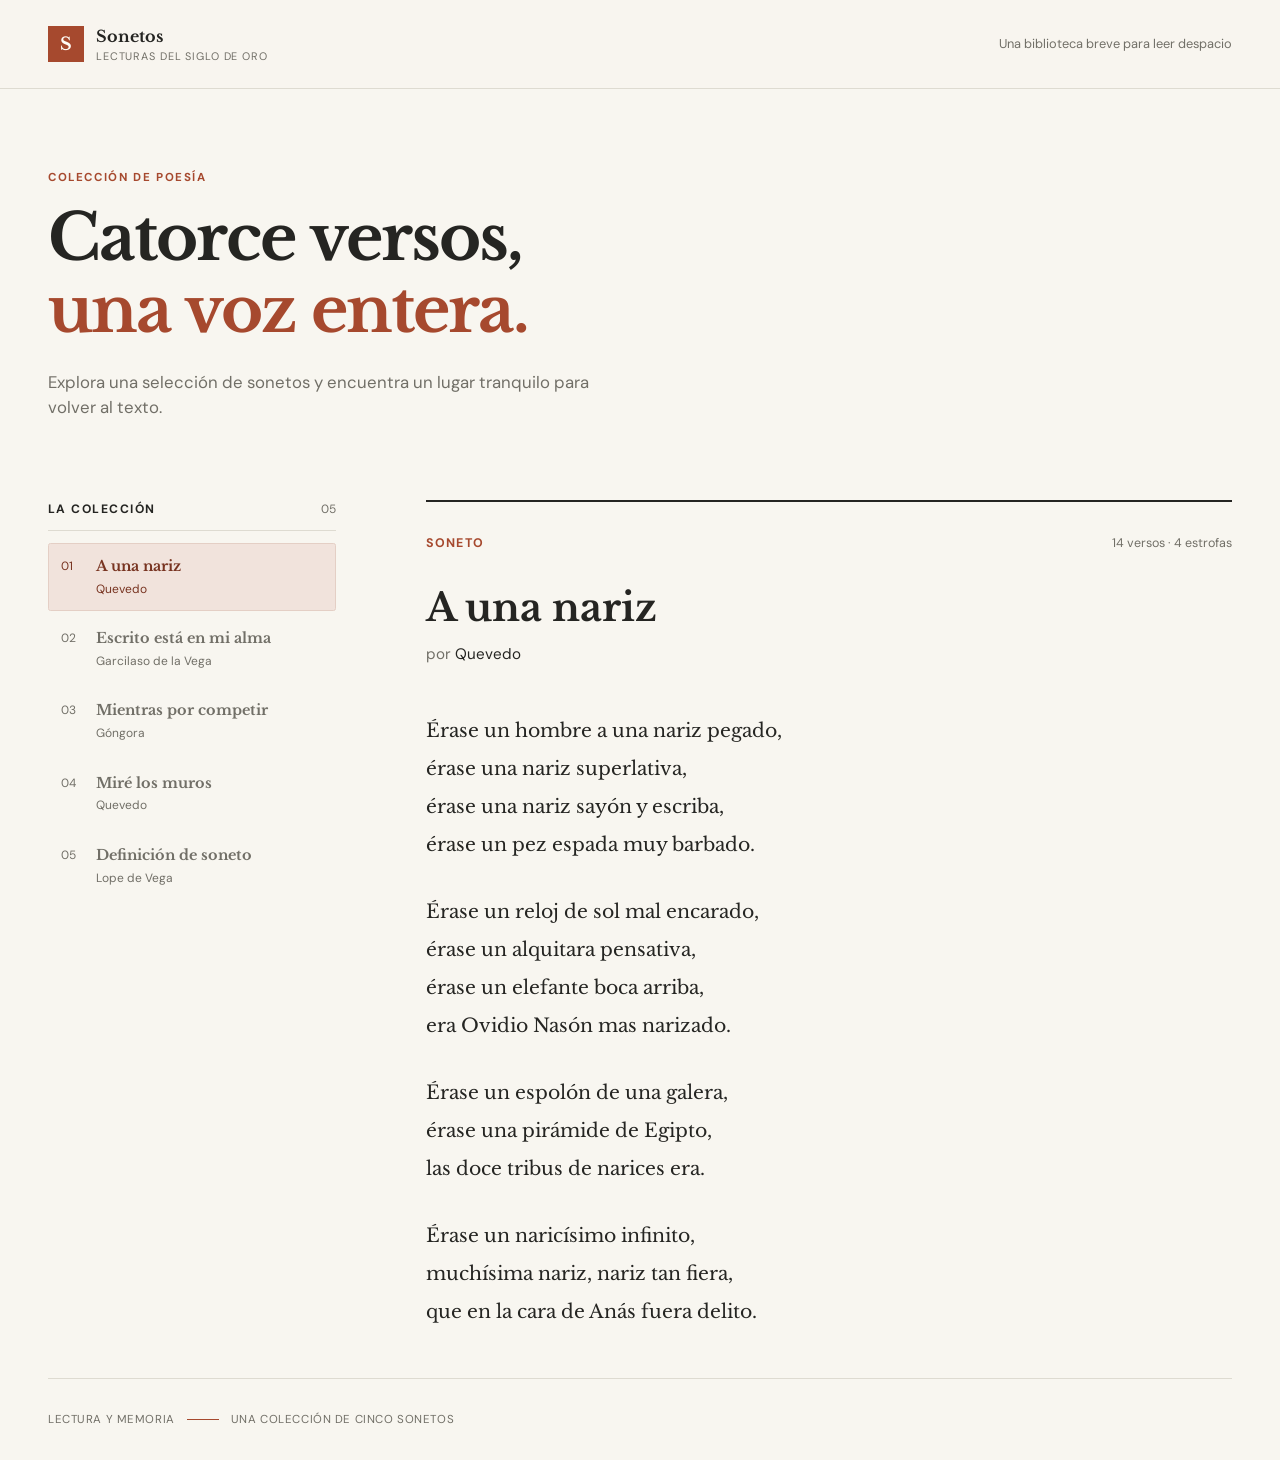
<file: web2/index.html>
<!doctype html>
<html lang="es">
  <head>
    <meta charset="UTF-8" />
    <meta name="viewport" content="width=device-width, initial-scale=1.0" />
    <meta name="description" content="Lector de sonetos clásicos en lengua española." />
    <title>Sonetos | Lector de poesía</title>
    <link rel="preconnect" href="https://fonts.googleapis.com" />
    <link rel="preconnect" href="https://fonts.gstatic.com" crossorigin />
    <link href="https://fonts.googleapis.com/css2?family=DM+Sans:wght@400;500;700&family=Libre+Baskerville:wght@400;700&display=swap" rel="stylesheet" />
    <link rel="stylesheet" href="css/styles.css" />
    <script type="module" src="js/controller.js"></script>
  </head>
  <body>
    <header class="site-header">
      <div class="shell header-inner">
        <a class="brand" href="./" aria-label="Sonetos, inicio">
          <span class="brand-mark" aria-hidden="true">S</span>
          <span>
            <span class="brand-name">Sonetos</span>
            <span class="brand-caption">Lecturas del Siglo de Oro</span>
          </span>
        </a>
        <p class="header-note">Una biblioteca breve para leer despacio</p>
      </div>
    </header>

    <main class="shell page-layout">
      <section class="intro" aria-labelledby="page-title">
        <p class="eyebrow">Colección de poesía</p>
        <h1 id="page-title">Catorce versos,<br /><em>una voz entera.</em></h1>
        <p class="intro-copy">Explora una selección de sonetos y encuentra un lugar tranquilo para volver al texto.</p>
      </section>

      <div class="reader-layout">
        <aside class="catalog" aria-labelledby="catalog-title">
          <div class="catalog-heading">
            <h2 id="catalog-title">La colección</h2>
            <span id="catalog-count" class="catalog-count"></span>
          </div>
          <nav aria-label="Seleccionar soneto">
            <ol id="sonnet-list" class="sonnet-list"></ol>
          </nav>
        </aside>

        <section class="reading-panel" aria-label="Soneto seleccionado">
          <div id="reader" aria-live="polite"></div>
        </section>
      </div>
    </main>

    <footer class="site-footer shell">
      <span>Lectura y memoria</span>
      <span class="footer-rule" aria-hidden="true"></span>
      <span>Una colección de cinco sonetos</span>
    </footer>
  </body>
</html>
</file>
<file: web2/css/styles.css>
:root {
  --ink: #252522;
  --muted: #716f67;
  --paper: #f8f6f0;
  --panel: #fffdf8;
  --line: #dedbd1;
  --accent: #a6492e;
  --accent-dark: #783421;
  --accent-soft: #f1e3dc;
  --serif: "Libre Baskerville", Georgia, serif;
  --sans: "DM Sans", "Helvetica Neue", sans-serif;
  --space-1: 0.5rem;
  --space-2: 1rem;
  --space-3: 1.5rem;
  --space-4: 2rem;
  --space-5: 3rem;
  --space-6: 5rem;
}

* { box-sizing: border-box; }

html { background: var(--paper); }

body {
  margin: 0;
  color: var(--ink);
  background: var(--paper);
  font-family: var(--sans);
  line-height: 1.5;
}

a { color: inherit; }

.shell {
  width: min(100% - 3rem, 74rem);
  margin-inline: auto;
}

.site-header {
  border-bottom: 1px solid var(--line);
  background: rgba(248, 246, 240, 0.94);
}

.header-inner {
  display: flex;
  align-items: center;
  justify-content: space-between;
  min-height: 5.5rem;
}

.brand {
  display: inline-flex;
  align-items: center;
  gap: 0.75rem;
  text-decoration: none;
}

.brand-mark {
  display: grid;
  width: 2.25rem;
  height: 2.25rem;
  place-items: center;
  color: var(--panel);
  background: var(--accent);
  font-family: var(--serif);
  font-size: 1.1rem;
  font-weight: 700;
}

.brand-name,
.brand-caption { display: block; }

.brand-name { font-family: var(--serif); font-size: 1rem; font-weight: 700; }
.brand-caption { color: var(--muted); font-size: 0.68rem; letter-spacing: 0.08em; text-transform: uppercase; }
.header-note { margin: 0; color: var(--muted); font-size: 0.8rem; }

.page-layout { padding-block: var(--space-6) var(--space-5); }

.intro { max-width: 45rem; margin-bottom: var(--space-6); }

.eyebrow {
  margin: 0 0 var(--space-2);
  color: var(--accent);
  font-size: 0.72rem;
  font-weight: 700;
  letter-spacing: 0.14em;
  text-transform: uppercase;
}

h1, h2, p { margin-top: 0; }

h1 {
  margin-bottom: var(--space-3);
  font-family: var(--serif);
  font-size: clamp(2.4rem, 5vw, 4.6rem);
  line-height: 1.12;
  letter-spacing: -0.03em;
}

h1 em { color: var(--accent); font-style: normal; }

.intro-copy { max-width: 34rem; margin-bottom: 0; color: var(--muted); font-size: 1.05rem; }

.reader-layout {
  display: grid;
  grid-template-columns: minmax(13rem, 18rem) minmax(0, 1fr);
  gap: clamp(2rem, 7vw, 7rem);
  align-items: start;
}

.catalog { position: sticky; top: 1.5rem; }
.catalog-heading { display: flex; align-items: baseline; justify-content: space-between; border-bottom: 1px solid var(--line); padding-bottom: 0.75rem; }
.catalog h2 { margin-bottom: 0; font-size: 0.76rem; letter-spacing: 0.12em; text-transform: uppercase; }
.catalog-count { color: var(--muted); font-size: 0.75rem; }
.sonnet-list { display: grid; gap: 0.25rem; padding: 0.75rem 0 0; margin: 0; list-style: none; }

.sonnet-option {
  display: grid;
  grid-template-columns: 1.5rem 1fr;
  gap: 0.7rem;
  width: 100%;
  padding: 0.8rem 0.75rem;
  border: 1px solid transparent;
  border-radius: 0.15rem;
  color: var(--muted);
  background: transparent;
  font: inherit;
  text-align: left;
  cursor: pointer;
}

.sonnet-option:hover { color: var(--ink); background: #f0ede5; }
.sonnet-option[aria-current="true"] { border-color: #e4cfc5; color: var(--accent-dark); background: var(--accent-soft); }
.sonnet-index { color: inherit; font-size: 0.75rem; font-variant-numeric: tabular-nums; }
.sonnet-option-title { display: block; font-family: var(--serif); font-size: 0.9rem; font-weight: 700; line-height: 1.35; }
.sonnet-option-author { display: block; margin-top: 0.2rem; font-size: 0.75rem; }

.reading-panel { min-width: 0; border-top: 2px solid var(--ink); padding-top: var(--space-4); }
.reading-meta { display: flex; align-items: center; justify-content: space-between; gap: 1rem; margin-bottom: var(--space-4); color: var(--muted); font-size: 0.78rem; }
.reading-meta span:first-child { color: var(--accent); font-weight: 700; letter-spacing: 0.1em; text-transform: uppercase; }
.sonnet-title { max-width: 28ch; margin-bottom: 0.75rem; font-family: var(--serif); font-size: clamp(1.8rem, 3vw, 3rem); line-height: 1.2; }
.sonnet-author { margin-bottom: var(--space-5); color: var(--muted); font-size: 0.95rem; }
.sonnet-author cite { color: var(--ink); font-style: normal; }
.stanzas { display: grid; gap: var(--space-4); max-width: 42ch; }
.stanza { display: grid; gap: 0.2rem; }
.verse { margin: 0; font-family: var(--serif); font-size: clamp(1rem, 1.5vw, 1.18rem); line-height: 1.85; }

.site-footer { display: flex; gap: 0.75rem; align-items: center; padding-block: var(--space-4); border-top: 1px solid var(--line); color: var(--muted); font-size: 0.72rem; letter-spacing: 0.05em; text-transform: uppercase; }
.footer-rule { width: 2rem; height: 1px; background: var(--accent); }

:focus-visible { outline: 3px solid var(--accent); outline-offset: 3px; }

@media (max-width: 700px) {
  .shell { width: min(100% - 2rem, 42rem); }
  .header-inner { min-height: 4.5rem; }
  .header-note { display: none; }
  .page-layout { padding-block: var(--space-5) var(--space-4); }
  .intro { margin-bottom: var(--space-5); }
  .reader-layout { grid-template-columns: 1fr; gap: var(--space-4); }
  .catalog { position: static; }
  .sonnet-list { grid-template-columns: repeat(2, minmax(0, 1fr)); }
  .sonnet-option { height: 100%; }
  .reading-panel { padding-top: var(--space-3); }
  .sonnet-author { margin-bottom: var(--space-4); }
  .site-footer { flex-wrap: wrap; }
}

@media (prefers-reduced-motion: reduce) {
  *, *::before, *::after { scroll-behavior: auto !important; transition-duration: 0.01ms !important; }
}
</file>
